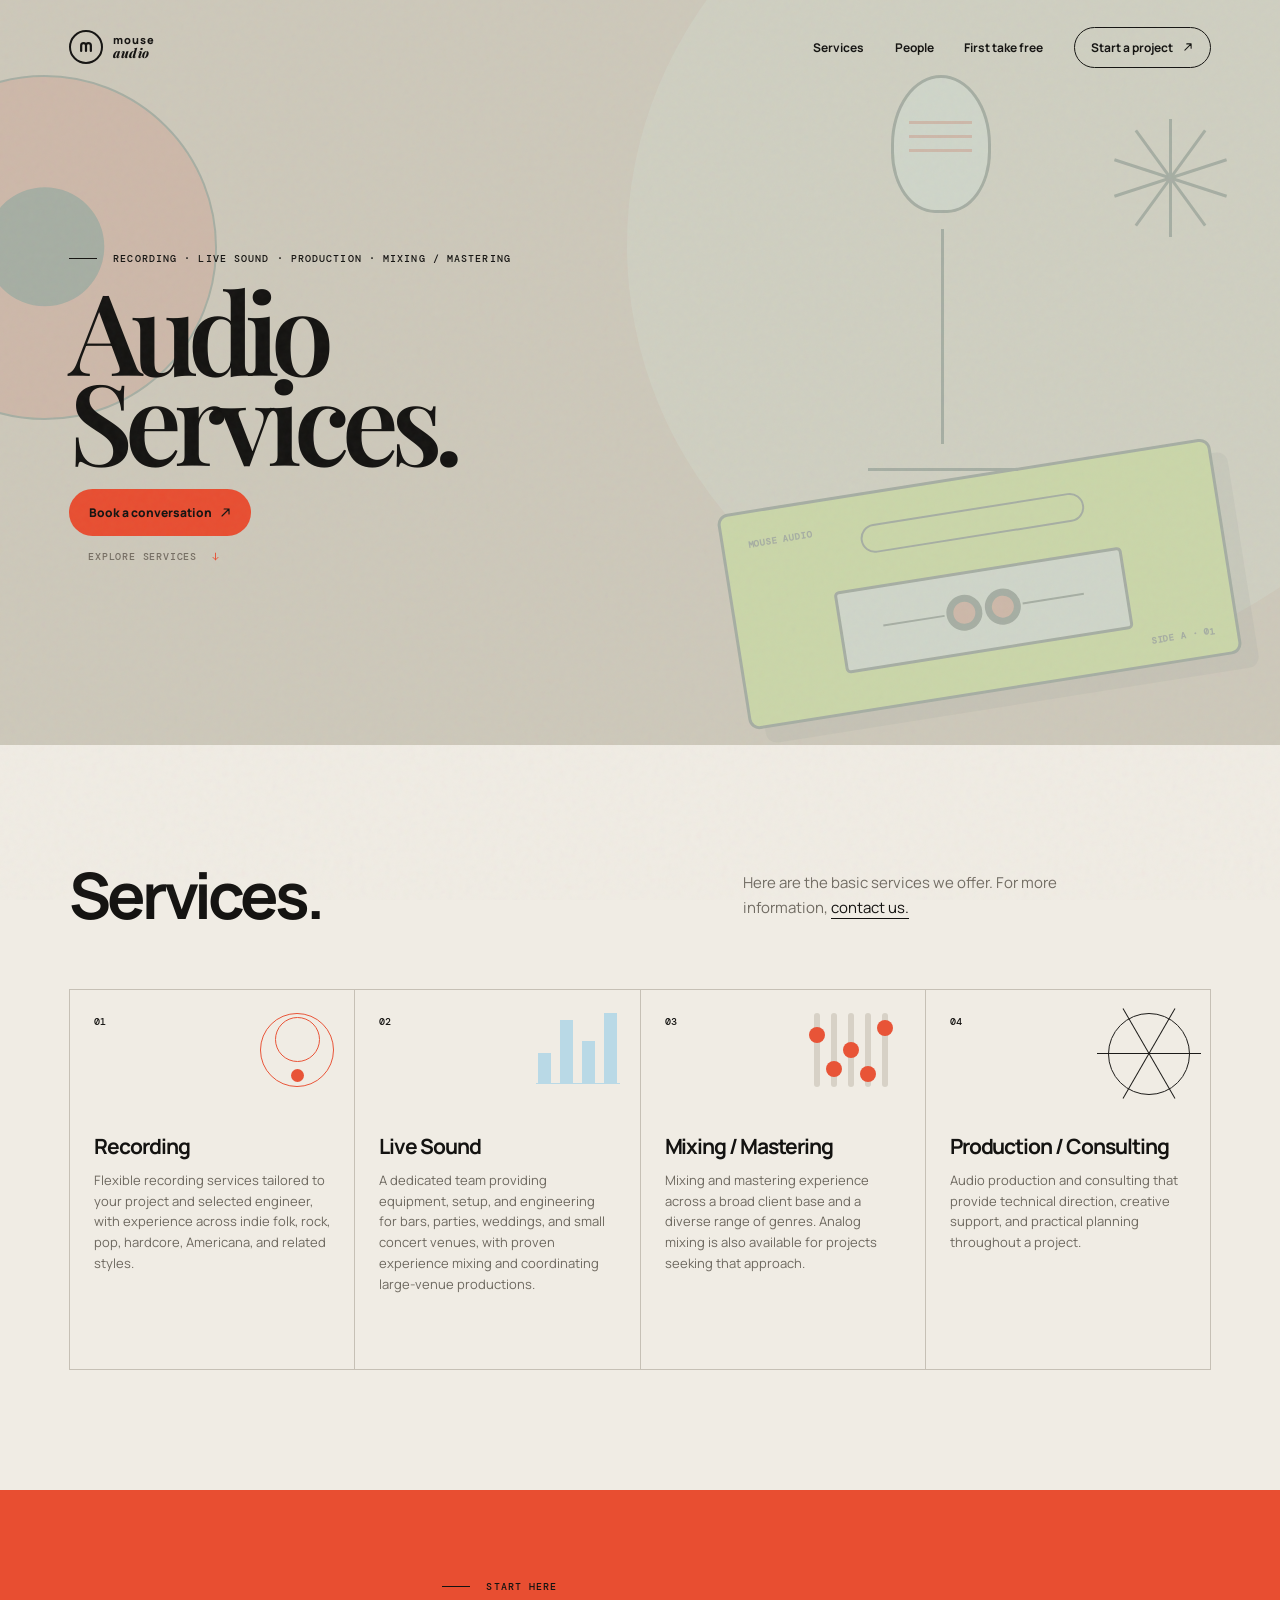
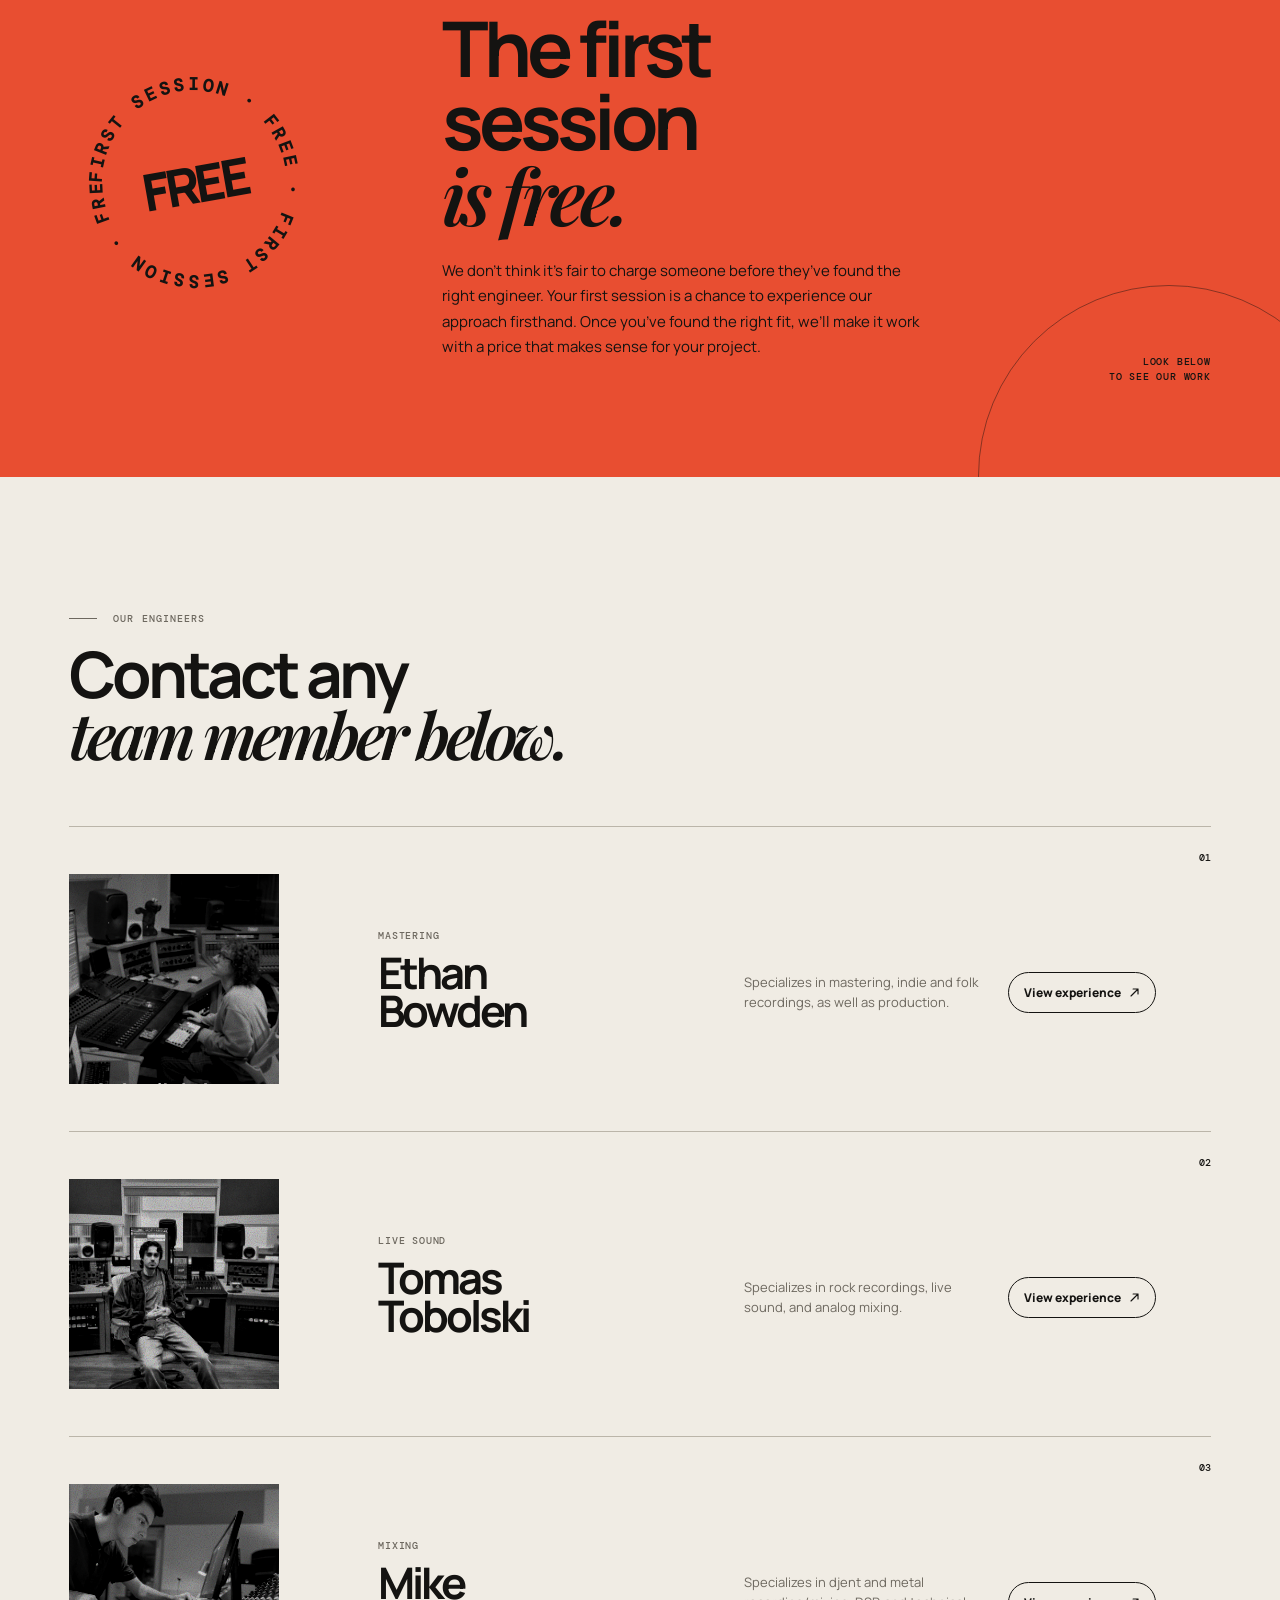
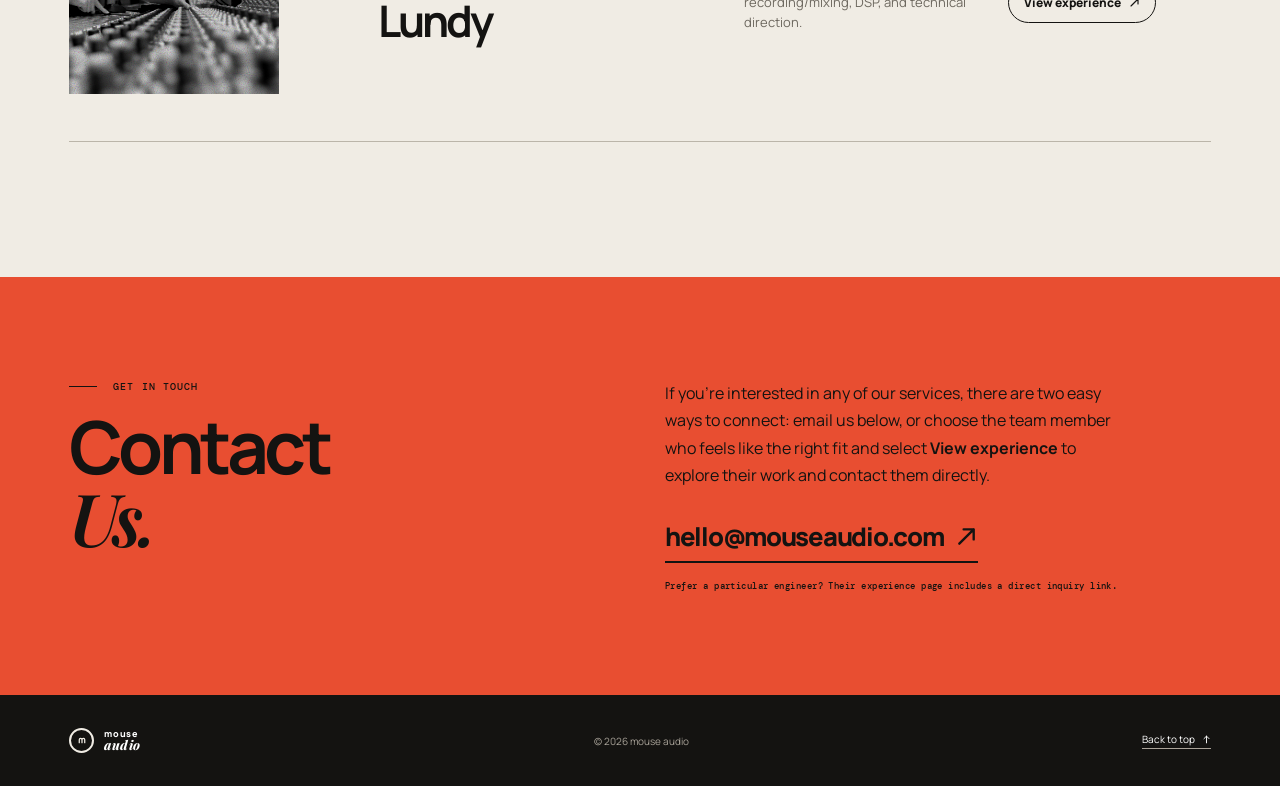
<file: index.html>
<!DOCTYPE html>
<html lang="en">
  <head>
    <meta charset="UTF-8" />
    <meta name="viewport" content="width=device-width, initial-scale=1.0" />
    <meta
      name="description"
      content="Full-service recording, live sound, mixing, mastering, and audio production from mouse audio."
    />
    <title>mouse audio — Audio Services</title>
    <link rel="preconnect" href="https://fonts.googleapis.com" />
    <link rel="preconnect" href="https://fonts.gstatic.com" crossorigin />
    <link
      href="https://fonts.googleapis.com/css2?family=DM+Mono:wght@400;500&family=Manrope:wght@400;500;600;700;800&family=Playfair+Display:ital,wght@0,600;0,700;1,600&family=Syne:wght@700;800&display=swap"
      rel="stylesheet"
    />
    <link rel="stylesheet" href="styles.css" />
  </head>
  <body id="top">
    <div class="noise" aria-hidden="true"></div>
    <header class="site-header">
      <a class="brand" href="index.html" aria-label="Mouse Audio home">
        <span class="brand-mark">m</span>
        <span>mouse<br /><em>audio</em></span>
      </a>
      <button class="menu-button" aria-expanded="false" aria-controls="site-nav">
        <span></span><span></span>
        <span class="sr-only">Open navigation</span>
      </button>
      <nav id="site-nav" class="site-nav">
        <a href="#services">Services</a>
        <a href="#people">People</a>
        <a href="#first-take">First take free</a>
        <a class="nav-cta" href="#contact">Start a project <span class="link-icon link-icon--out" aria-hidden="true"></span></a>
      </nav>
    </header>

    <main>
      <section class="hero" aria-labelledby="hero-title">
        <div class="hero-copy">
          <p class="eyebrow"><span></span> Recording · Live sound · Production · Mixing / mastering</p>
          <h1 id="hero-title">Audio<br /><i>Services.</i></h1>
          <div class="hero-actions">
            <a class="button button-light" href="#contact">Book a conversation <span class="link-icon link-icon--out" aria-hidden="true"></span></a>
            <a class="hero-service-link" href="#services">Explore services <span class="link-icon link-icon--down" aria-hidden="true"></span></a>
          </div>
        </div>
        <div class="hero-art" aria-label="Abstract illustration of a cassette and studio microphone">
          <div class="sun-disc" aria-hidden="true"></div>
          <div class="cassette" aria-hidden="true">
            <span class="cassette-title">MOUSE AUDIO</span>
            <span class="cassette-window"><i></i><i></i></span>
            <span class="cassette-side">SIDE A · 01</span>
          </div>
          <div class="studio-mic" aria-hidden="true"><span class="mic-head"></span><span class="mic-stem"></span><span class="mic-base"></span></div>
          <div class="sound-burst" aria-hidden="true"><i></i><i></i><i></i><i></i><i></i></div>
          <div class="hero-label label-top">MADE TO<br />BE HEARD</div>
          <div class="hero-label label-bottom">RECORD · MIX<br />MASTER · LIVE</div>
          <p class="art-caption">PRESS<br />PLAY</p>
        </div>
      </section>

      <section id="services" class="services section-wrap" aria-labelledby="services-title">
        <div class="section-heading">
          <h2 id="services-title">Services.</h2>
          <p>Here are the basic services we offer. For more information, <a href="#contact">contact us.</a></p>
        </div>
        <div class="service-grid">
          <article class="service-card recording">
            <span class="service-number">01</span>
            <div class="service-icon icon-recording" aria-hidden="true"><span></span></div>
            <h3>Recording</h3>
            <p>Flexible recording services tailored to your project and selected engineer, with experience across indie folk, rock, pop, hardcore, Americana, and related styles.</p>
          </article>
          <article class="service-card live">
            <span class="service-number">02</span>
            <div class="service-icon icon-live" aria-hidden="true"><i></i><i></i><i></i><i></i></div>
            <h3>Live Sound</h3>
            <p>A dedicated team providing equipment, setup, and engineering for bars, parties, weddings, and small concert venues, with proven experience mixing and coordinating large-venue productions.</p>
          </article>
          <article class="service-card mixing">
            <span class="service-number">03</span>
            <div class="service-icon icon-mixing" aria-hidden="true"><i></i><i></i><i></i><i></i><i></i></div>
            <h3>Mixing / Mastering</h3>
            <p>Mixing and mastering experience across a broad client base and a diverse range of genres. Analog mixing is also available for projects seeking that approach.</p>
          </article>
          <article class="service-card production">
            <span class="service-number">04</span>
            <div class="service-icon icon-production" aria-hidden="true"><span></span><span></span><span></span></div>
            <h3>Production / Consulting</h3>
            <p>Audio production and consulting that provide technical direction, creative support, and practical planning throughout a project.</p>
          </article>
        </div>
      </section>

      <section id="first-take" class="first-take" aria-labelledby="first-take-title">
        <div class="free-stamp" aria-label="Your first recording or mix is free">
          <svg viewBox="0 0 200 200" aria-hidden="true">
            <defs><path id="circlePath" d="M 100,100 m -74,0 a 74,74 0 1,1 148,0 a 74,74 0 1,1 -148,0" /></defs>
            <text><textPath href="#circlePath">FIRST SESSION · FREE · FIRST SESSION · FREE · </textPath></text>
          </svg>
          <span>FREE</span>
        </div>
        <div class="first-take-copy">
          <p class="eyebrow"><span></span> Start here</p>
          <h2 id="first-take-title">The first session<br /><i>is free.</i></h2>
          <p>
            We don’t think it’s fair to charge someone before they’ve found the right engineer. Your first session is a chance to experience our approach firsthand. Once you’ve found the right fit, we’ll make it work with a price that makes sense for your project.
          </p>
        </div>
        <div class="first-take-side">
          <p>LOOK BELOW<br />TO SEE OUR WORK</p>
        </div>
      </section>

      <section id="people" class="people section-wrap" aria-labelledby="people-title">
        <div class="section-heading people-heading">
          <p class="eyebrow dark"><span></span> Our engineers</p>
          <h2 id="people-title">Contact any<br /><i>team member below.</i></h2>
        </div>
        <div class="people-list">
          <article class="person person-ethan">
            <div class="person-portrait portrait-ethan" aria-label="Abstract portrait for Ethan Bowden">
              <img class="person-photo" src="assets/ethan-console.jpg" alt="Ethan working in the recording studio" />
            </div>
            <div class="person-info">
              <p class="role">Mastering</p>
              <h3>Ethan<br />Bowden</h3>
              <p class="person-summary">Specializes in mastering, indie and folk recordings, as well as production.</p>
              <a class="button button-outline" href="ethan-bowden.html">View experience <span class="link-icon link-icon--out" aria-hidden="true"></span></a>
            </div>
            <span class="person-index">01</span>
          </article>
          <article class="person person-tomas">
            <div class="person-portrait portrait-tomas" aria-label="Abstract portrait for Tomas Tobolski">
              <img class="person-photo" src="assets/tomas-studio.jpg" alt="Tomas in the recording studio" />
            </div>
            <div class="person-info">
              <p class="role">Live Sound</p>
              <h3>Tomas<br />Tobolski</h3>
              <p class="person-summary">Specializes in rock recordings, live sound, and analog mixing.</p>
              <a class="button button-outline" href="tomas-tobolski.html">View experience <span class="link-icon link-icon--out" aria-hidden="true"></span></a>
            </div>
            <span class="person-index">02</span>
          </article>
          <article class="person person-mike">
            <div class="person-portrait portrait-mike" aria-label="Abstract portrait for Mike Lundy">
              <img class="person-photo" src="assets/mike-console.jpg" alt="Mike working behind a recording console" />
            </div>
            <div class="person-info">
              <p class="role">Mixing</p>
              <h3>Mike<br />Lundy</h3>
              <p class="person-summary">Specializes in djent and metal recording/mixing, DSP, and technical direction.</p>
              <a class="button button-outline" href="mike-lundy.html">View experience <span class="link-icon link-icon--out" aria-hidden="true"></span></a>
            </div>
            <span class="person-index">03</span>
          </article>
        </div>
      </section>

      <section id="contact" class="contact" aria-labelledby="contact-title">
        <div>
          <p class="eyebrow"><span></span> Get in touch</p>
          <h2 id="contact-title">Contact<br /><i>Us.</i></h2>
        </div>
        <div class="contact-details">
          <p>If you’re interested in any of our services, there are two easy ways to connect: email us below, or choose the team member who feels like the right fit and select <strong>View experience</strong> to explore their work and contact them directly.</p>
          <a class="contact-email" href="mailto:hello@mouseaudio.com">hello@mouseaudio.com <span class="link-icon link-icon--out" aria-hidden="true"></span></a>
          <p class="contact-note">Prefer a particular engineer? Their experience page includes a direct inquiry link.</p>
        </div>
      </section>
    </main>

    <footer class="site-footer">
      <a class="brand" href="index.html"><span class="brand-mark">m</span><span>mouse<br /><em>audio</em></span></a>
      <p>© <span id="year"></span> mouse audio</p>
      <a class="back-to-top" href="#top">Back to top <span class="link-icon link-icon--up" aria-hidden="true"></span></a>
    </footer>
    <script src="script.js"></script>
  </body>
</html>
</file>
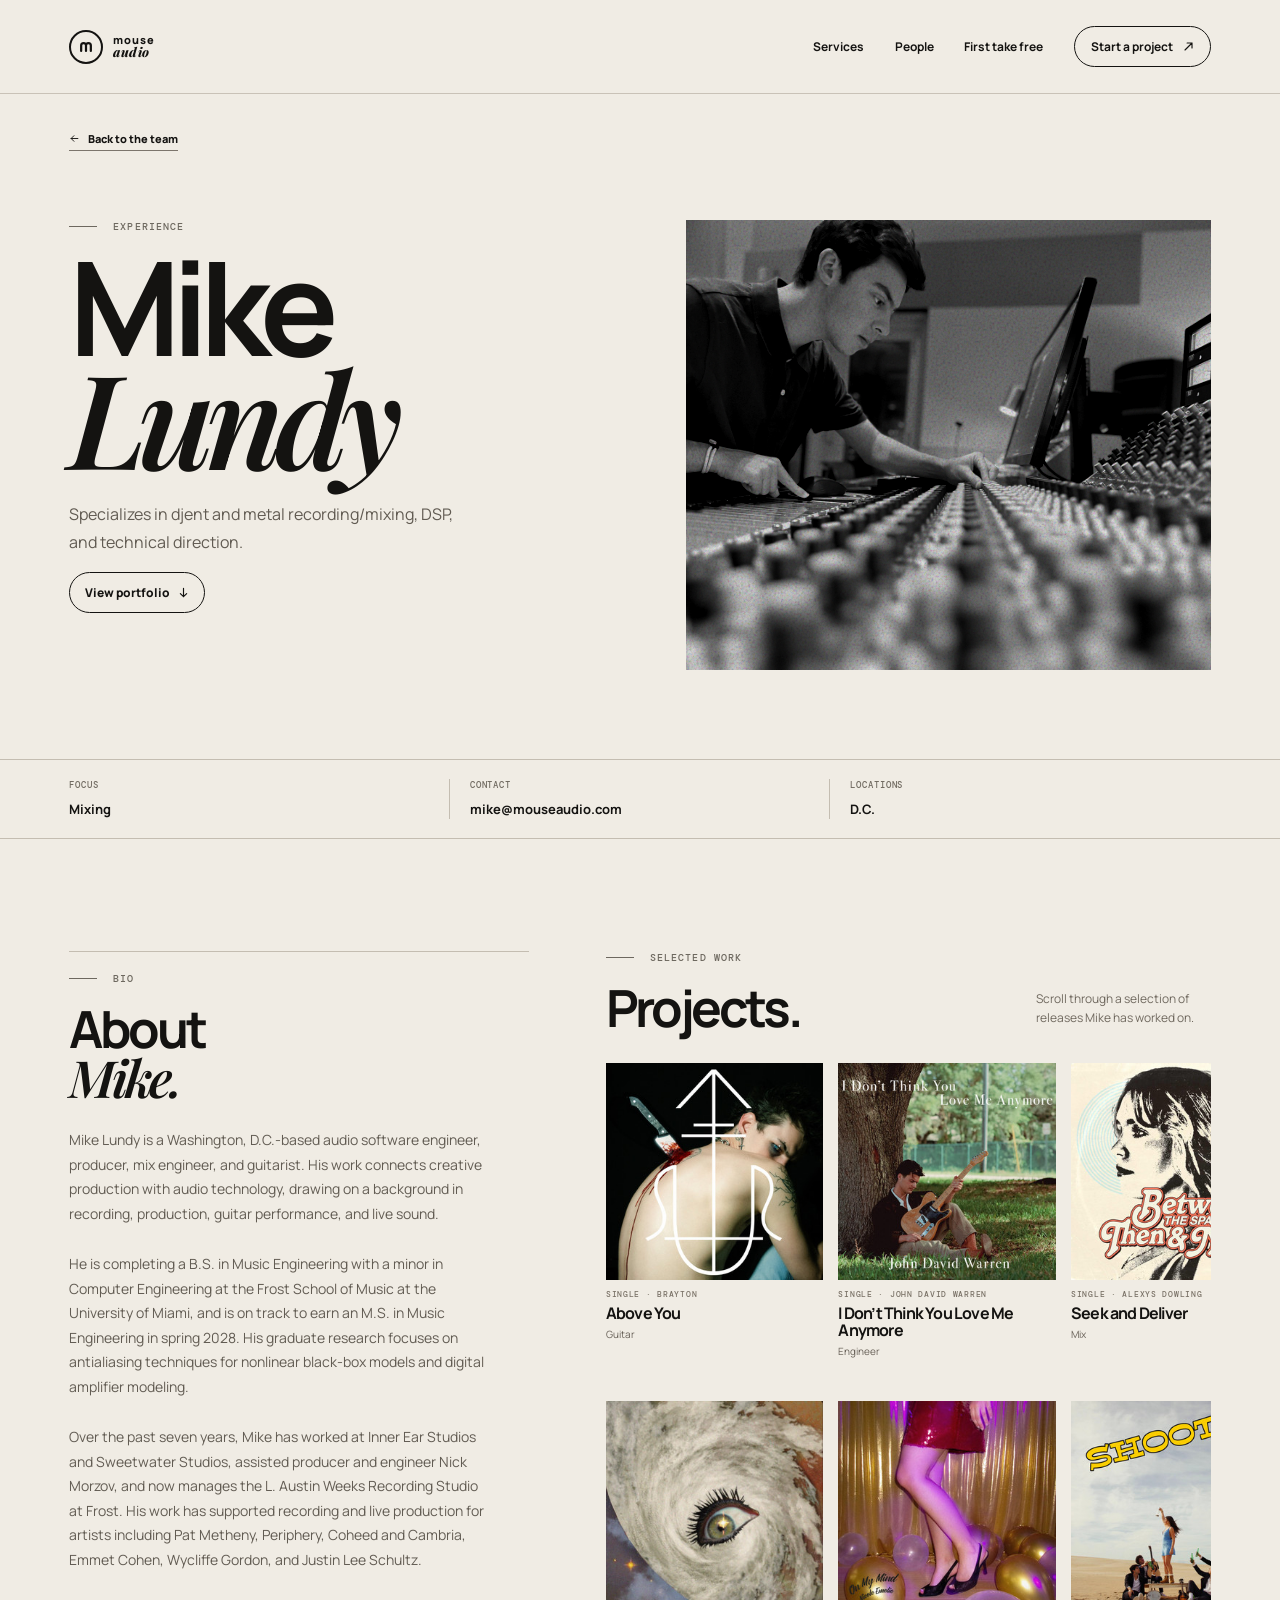
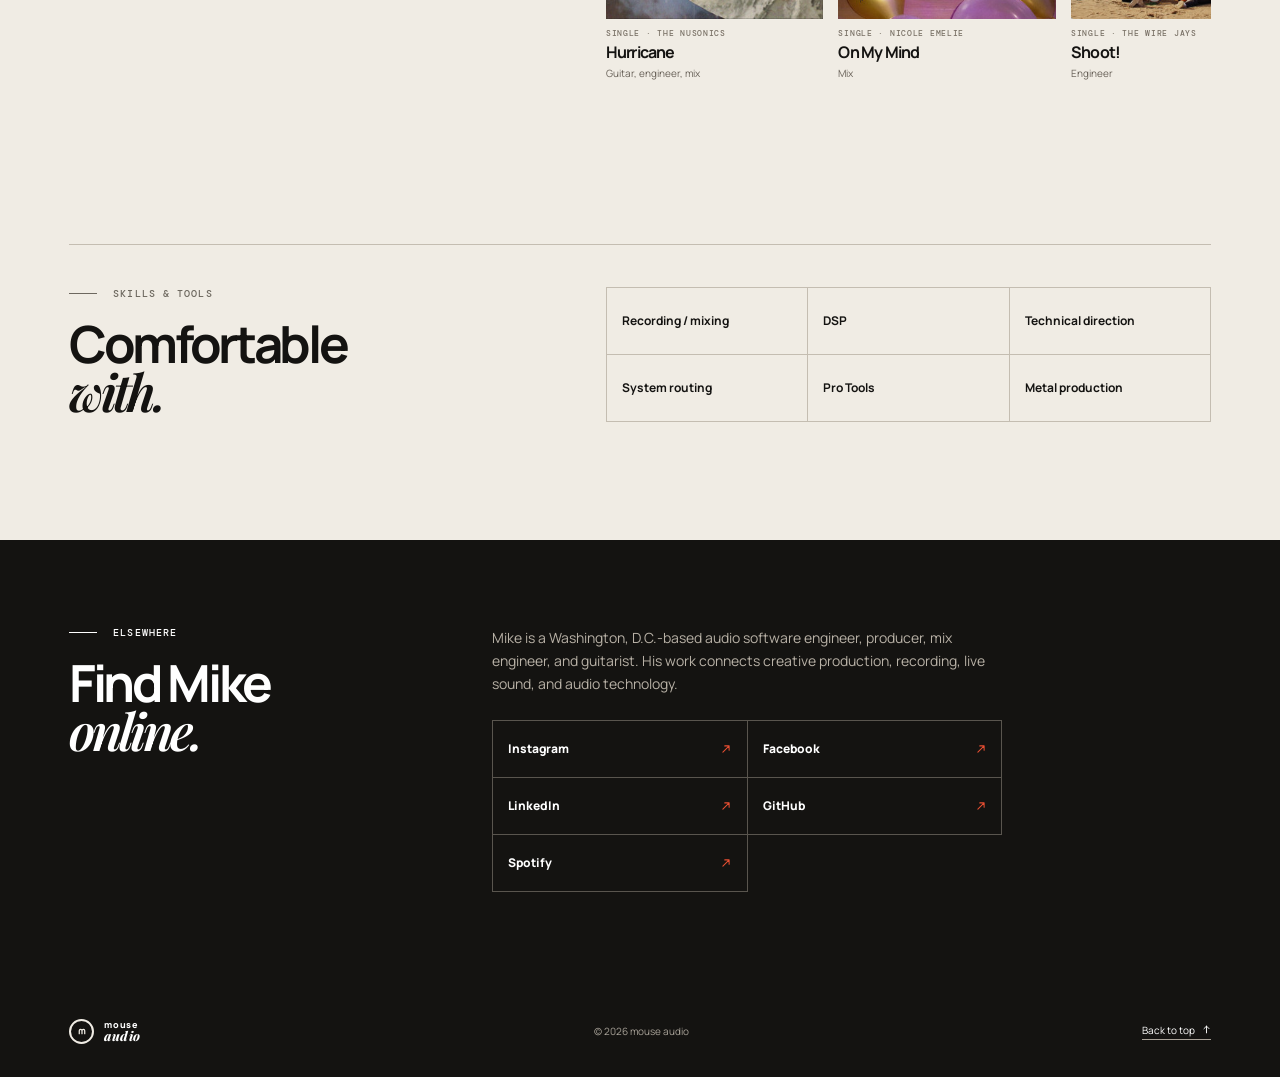
<file: mike-lundy.html>
<!DOCTYPE html>
<html lang="en">
  <head>
    <meta charset="UTF-8" /><meta name="viewport" content="width=device-width, initial-scale=1.0" />
    <meta name="description" content="Experience and portfolio for Mike Lundy at mouse audio." />
    <title>Mike Lundy — mouse audio</title>
    <link rel="preconnect" href="https://fonts.googleapis.com" /><link rel="preconnect" href="https://fonts.gstatic.com" crossorigin />
    <link href="https://fonts.googleapis.com/css2?family=DM+Mono:wght@400;500&family=Manrope:wght@400;500;600;700;800&family=Playfair+Display:ital,wght@0,600;0,700;1,600&family=Syne:wght@700;800&display=swap" rel="stylesheet" />
    <link rel="stylesheet" href="styles.css" />
  </head>
  <body id="top" class="profile-page">
    <header class="site-header"><a class="brand" href="index.html"><span class="brand-mark">m</span><span>mouse<br /><em>audio</em></span></a><button class="menu-button" aria-expanded="false" aria-controls="site-nav"><span></span><span></span><span class="sr-only">Open navigation</span></button><nav id="site-nav" class="site-nav"><a href="index.html#services">Services</a><a href="index.html#people">People</a><a href="index.html#first-take">First take free</a><a class="nav-cta" href="index.html#contact">Start a project <span class="link-icon link-icon--out" aria-hidden="true"></span></a></nav></header>
    <main>
      <a class="back-link" href="index.html#people"><span class="link-icon link-icon--back" aria-hidden="true"></span>Back to the team</a>
      <section class="profile-hero"><div><p class="eyebrow dark"><span></span> Experience</p><h1>Mike<br /><i>Lundy</i></h1><p class="profile-subtitle">Specializes in djent and metal recording/mixing, DSP, and technical direction.</p><a class="button button-outline" href="#portfolio">View portfolio <span class="link-icon link-icon--down" aria-hidden="true"></span></a></div><div class="profile-art portrait-mike"><img class="person-photo" src="assets/mike-console.jpg" alt="Mike working behind a recording console" /></div></section>
      <div class="profile-meta"><div><span>Focus</span><strong>Mixing</strong></div><div><span>Contact</span><strong>mike@mouseaudio.com</strong></div><div><span>Locations</span><strong>D.C.</strong></div></div>
      <section class="profile-details mike-profile-details">
        <aside class="profile-bio"><p class="eyebrow dark"><span></span> Bio</p><h2>About<br /><i>Mike.</i></h2><p>Mike Lundy is a Washington, D.C.-based audio software engineer, producer, mix engineer, and guitarist. His work connects creative production with audio technology, drawing on a background in recording, production, guitar performance, and live sound.</p><p>He is completing a B.S. in Music Engineering with a minor in Computer Engineering at the Frost School of Music at the University of Miami, and is on track to earn an M.S. in Music Engineering in spring 2028. His graduate research focuses on antialiasing techniques for nonlinear black-box models and digital amplifier modeling.</p><p>Over the past seven years, Mike has worked at Inner Ear Studios and Sweetwater Studios, assisted producer and engineer Nick Morzov, and now manages the L. Austin Weeks Recording Studio at Frost. His work has supported recording and live production for artists including Pat Metheny, Periphery, Coheed and Cambria, Emmet Cohen, Wycliffe Gordon, and Justin Lee Schultz.</p></aside>
        <section class="selected-work" id="portfolio"><div class="work-heading"><div><p class="eyebrow dark"><span></span> Selected work</p><h2>Projects.</h2></div><p>Scroll through a selection of releases Mike has worked on.</p></div><div class="work-rail" aria-label="Mike Lundy selected projects"><div class="work-pair"><article class="project-card"><a class="project-cover has-art" href="https://open.spotify.com/track/3b2mtMHdjnKBaT9sBDNbvi?si=66b286eb324a4c5c" target="_blank" rel="noreferrer" aria-label="Listen to Above You by Brayton on Spotify"><img src="assets/mike-above-you.jpeg" alt="Cover artwork for Above You by Brayton" /></a><div class="project-note"><p>Brayton</p><h3>Above You</h3><span>Guitar · Spotify ↗</span></div></article><article class="project-card"><a class="project-cover has-art" href="https://open.spotify.com/track/05NGNZWiJw9rfZI4at7IcO?si=639a17862d3f4ea8" target="_blank" rel="noreferrer" aria-label="Listen to Hurricane by The Nusonics on Spotify"><img src="assets/mike-hurricane.jpeg" alt="Cover artwork for Hurricane by The Nusonics" /></a><div class="project-note"><p>The Nusonics</p><h3>Hurricane</h3><span>Guitar, engineer, mix · Spotify ↗</span></div></article></div><div class="work-pair"><article class="project-card"><a class="project-cover has-art" href="https://open.spotify.com/track/1ZnYLfVl1GlUmpDGfRAc8F?si=e5f99ffb62ef4268" target="_blank" rel="noreferrer" aria-label="Listen to I Don't Think You Love Me Anymore by John David Warren on Spotify"><img src="assets/mike-i-dont-think-i-love-you-anymore.jpeg" alt="Cover artwork for I Don't Think You Love Me Anymore by John David Warren" /></a><div class="project-note"><p>John David Warren</p><h3>I Don’t Think You Love Me Anymore</h3><span>Engineer · Spotify ↗</span></div></article><article class="project-card"><a class="project-cover has-art" href="https://open.spotify.com/track/6rGQpHTQZfPvGv0xdHNVeC?si=5177f543484f4549" target="_blank" rel="noreferrer" aria-label="Listen to On My Mind by Nicole Emelie on Spotify"><img src="assets/mike-on-my-mind.jpeg" alt="Cover artwork for On My Mind by Nicole Emelie" /></a><div class="project-note"><p>Nicole Emelie</p><h3>On My Mind</h3><span>Mix · Spotify ↗</span></div></article></div><div class="work-pair"><article class="project-card"><a class="project-cover has-art" href="https://open.spotify.com/track/3Z1wEugL7fVTWVF8FP35eQ?si=34fb50a87e6646a6" target="_blank" rel="noreferrer" aria-label="Listen to Seek and Deliver by Alexys Dowling on Spotify"><img src="assets/mike-seek-and-deliver.jpeg" alt="Cover artwork for Seek and Deliver by Alexys Dowling" /></a><div class="project-note"><p>Alexys Dowling</p><h3>Seek and Deliver</h3><span>Mix · Spotify ↗</span></div></article><article class="project-card"><a class="project-cover has-art" href="https://open.spotify.com/track/7rOceUBJBPrhJU8liCclnz?si=34a47baaaf004898" target="_blank" rel="noreferrer" aria-label="Listen to Shoot by The Wire Jays on Spotify"><img src="assets/mike-shoot.jpeg" alt="Cover artwork for Shoot by The Wire Jays" /></a><div class="project-note"><p>The Wire Jays</p><h3>Shoot!</h3><span>Engineer · Spotify ↗</span></div></article></div><div class="work-pair"><article class="project-card"><a class="project-cover has-art" href="https://open.spotify.com/album/4VGGwaoJ7A3MSiAvuuDPTs?si=f2682da7d8114457" target="_blank" rel="noreferrer" aria-label="Listen to Under the Sun by Benji Elliot on Spotify"><img src="assets/mike-under-the-sun.jpeg" alt="Cover artwork for Under the Sun by Benji Elliot" /></a><div class="project-note"><p>Benji Elliot</p><h3>Under the Sun</h3><span>Engineer, mix · Spotify ↗</span></div></article><article class="project-card"><a class="project-cover has-art" href="https://open.spotify.com/album/1zkWjucg9Et5FKrdS8CP3O?si=41e9744a1f0248bb" target="_blank" rel="noreferrer" aria-label="Listen to Tiny Tower by Mike Lundy on Spotify"><img src="assets/mike-tiny-tower.jpg" alt="Cover artwork for Tiny Tower by Mike Lundy featuring Connor Kaminski" /></a><div class="project-note"><p>Mike Lundy</p><h3>Tiny Tower</h3><span>Wrote, produced, guitar, engineer, mix, master · Spotify ↗</span></div></article></div></div></section>
        <section class="profile-skills"><div><p class="eyebrow dark"><span></span> Skills &amp; tools</p><h2>Comfortable<br /><i>with.</i></h2></div><ul><li>Recording / mixing</li><li>DSP</li><li>Technical direction</li><li>System routing</li><li>Pro Tools</li><li>Metal production</li></ul></section>
      </section>
      <section class="personal-portfolio"><div><p class="eyebrow"><span></span> Elsewhere</p><h2>Find Mike<br /><i>online.</i></h2></div><div class="personal-bio-links"><p>Mike is a Washington, D.C.-based audio software engineer, producer, mix engineer, and guitarist. His work connects creative production, recording, live sound, and audio technology.</p><nav class="profile-link-list" aria-label="Mike Lundy links"><a href="https://www.instagram.com/mike_lundy_music/" target="_blank" rel="noreferrer">Instagram <span class="link-icon link-icon--out" aria-hidden="true"></span></a><a href="https://www.facebook.com/mike.lundy.music/" target="_blank" rel="noreferrer">Facebook <span class="link-icon link-icon--out" aria-hidden="true"></span></a><a href="https://www.linkedin.com/in/mike-lundy-5712b8290/" target="_blank" rel="noreferrer">LinkedIn <span class="link-icon link-icon--out" aria-hidden="true"></span></a><a href="https://github.com/mml260" target="_blank" rel="noreferrer">GitHub <span class="link-icon link-icon--out" aria-hidden="true"></span></a><a href="https://open.spotify.com/artist/3mAivpuujsfchq2XJwHRzm?si=XJwb3jElQgCrVF7YUts11Q" target="_blank" rel="noreferrer">Spotify <span class="link-icon link-icon--out" aria-hidden="true"></span></a></nav></div></section>
    </main><footer class="site-footer"><a class="brand" href="index.html"><span class="brand-mark">m</span><span>mouse<br /><em>audio</em></span></a><p>© <span id="year"></span> mouse audio</p><a class="back-to-top" href="#top">Back to top <span class="link-icon link-icon--up" aria-hidden="true"></span></a></footer><script src="script.js"></script>
  </body>
</html>
</file>
<file: styles.css>
:root {
  --ink: #141311;
  --paper: #f0ece4;
  --red: #e84e31;
  --pink: #e97470;
  --acid: #d5ee35;
  --blue: #b7d9e7;
  --sage: #c8d1c4;
  --mono: "DM Mono", monospace;
  --sans: "Manrope", Arial, sans-serif;
  --serif: "Playfair Display", Georgia, serif;
  --logo: "Syne", "Manrope", Arial, sans-serif;
}

* { box-sizing: border-box; }
html { scroll-behavior: smooth; }
body { margin: 0; color: var(--ink); background: var(--paper); font-family: var(--sans); }
a { color: inherit; text-decoration: none; }
button { font: inherit; }
.noise { position: fixed; inset: 0; z-index: 20; opacity: .045; pointer-events: none; background-image: url("data:image/svg+xml,%3Csvg viewBox='0 0 160 160' xmlns='http://www.w3.org/2000/svg'%3E%3Cfilter id='n'%3E%3CfeTurbulence type='fractalNoise' baseFrequency='.9' numOctaves='4' stitchTiles='stitch'/%3E%3C/filter%3E%3Crect width='100%25' height='100%25' filter='url(%23n)' opacity='.9'/%3E%3C/svg%3E"); }
.sr-only { position: absolute; width: 1px; height: 1px; padding: 0; margin: -1px; overflow: hidden; clip: rect(0,0,0,0); white-space: nowrap; border: 0; }
.link-icon { width: .9em; height: .9em; position: relative; display: inline-block; flex: 0 0 auto; vertical-align: -.08em; }
.link-icon::before { content: ""; position: absolute; inset: 0; display: block; background: currentColor; -webkit-mask: var(--arrow-mask) center / contain no-repeat; mask: var(--arrow-mask) center / contain no-repeat; }
.link-icon::after { display: none; }
.link-icon--out { --arrow-mask: url("data:image/svg+xml,%3Csvg xmlns='http://www.w3.org/2000/svg' viewBox='0 0 16 16'%3E%3Cpath d='M3 13 13 3M6 3h7v7' fill='none' stroke='black' stroke-width='1.65' stroke-linecap='round' stroke-linejoin='round'/%3E%3C/svg%3E"); }
.link-icon--down { --arrow-mask: url("data:image/svg+xml,%3Csvg xmlns='http://www.w3.org/2000/svg' viewBox='0 0 16 16'%3E%3Cpath d='M8 2v12M3.5 9.5 8 14l4.5-4.5' fill='none' stroke='black' stroke-width='1.65' stroke-linecap='round' stroke-linejoin='round'/%3E%3C/svg%3E"); }
.link-icon--up { --arrow-mask: url("data:image/svg+xml,%3Csvg xmlns='http://www.w3.org/2000/svg' viewBox='0 0 16 16'%3E%3Cpath d='M8 14V2M3.5 6.5 8 2l4.5 4.5' fill='none' stroke='black' stroke-width='1.65' stroke-linecap='round' stroke-linejoin='round'/%3E%3C/svg%3E"); }
.link-icon--back { --arrow-mask: url("data:image/svg+xml,%3Csvg xmlns='http://www.w3.org/2000/svg' viewBox='0 0 16 16'%3E%3Cpath d='M14 8H2M7 3 2 8l5 5' fill='none' stroke='black' stroke-width='1.65' stroke-linecap='round' stroke-linejoin='round'/%3E%3C/svg%3E"); }

.site-header { height: 94px; display: flex; align-items: center; justify-content: space-between; position: absolute; top: 0; width: 100%; z-index: 4; padding: 0 5.4vw; color: var(--ink); }
.brand { display: inline-flex; align-items: center; gap: 10px; font-size: 11px; font-weight: 800; letter-spacing: .08em; line-height: 1.05; }
.brand em { font-family: var(--serif); font-size: 13px; letter-spacing: .04em; }
.brand-mark { width: 34px; height: 34px; position: relative; display: block; overflow: hidden; border: 2px solid var(--ink); border-radius: 50%; color: transparent; font-size: 0; }
.brand-mark::after { content: ""; position: absolute; inset: 4px; background: var(--ink); -webkit-mask: url("data:image/svg+xml,%3Csvg xmlns='http://www.w3.org/2000/svg' viewBox='0 0 88 109'%3E%3Cpath d='M20 74V47C20 31 44 31 44 47V74M44 74V47C44 31 68 31 68 47V74' fill='none' stroke='black' stroke-width='11' stroke-linecap='round' stroke-linejoin='round'/%3E%3C/svg%3E") center / contain no-repeat; mask: url("data:image/svg+xml,%3Csvg xmlns='http://www.w3.org/2000/svg' viewBox='0 0 88 109'%3E%3Cpath d='M20 74V47C20 31 44 31 44 47V74M44 74V47C44 31 68 31 68 47V74' fill='none' stroke='black' stroke-width='11' stroke-linecap='round' stroke-linejoin='round'/%3E%3C/svg%3E") center / contain no-repeat; }
.site-nav { display: flex; align-items: center; gap: clamp(19px, 2.4vw, 42px); font-size: 12px; font-weight: 700; }
.site-nav > a:not(.nav-cta) { transition: color .2s ease; }
.site-nav > a:not(.nav-cta):hover { color: var(--red); }
.nav-cta { padding: 11px 16px; border: 1px solid var(--ink); border-radius: 999px; }
.nav-cta .link-icon, .button .link-icon, .contact-email .link-icon { margin-left: 8px; }
.menu-button { display: none; }

.hero { min-height: 745px; position: relative; overflow: hidden; display: grid; grid-template-columns: 1fr; background: var(--sage); color: var(--ink); padding: 150px 5.4vw 80px; }
.hero-copy { position: relative; z-index: 1; align-self: center; max-width: 690px; }
.eyebrow { margin: 0 0 19px; color: inherit; font: 500 10px/1.3 var(--mono); letter-spacing: .11em; text-transform: uppercase; }
.eyebrow span { width: 28px; height: 1px; display: inline-block; vertical-align: middle; margin: 0 9px 2px 0; background: currentColor; }
.eyebrow.dark { color: #6d685f; }
h1, h2, h3, p { margin-top: 0; }
h1 { margin-bottom: 25px; font-size: clamp(64px, 8.8vw, 142px); font-weight: 700; line-height: .84; letter-spacing: -.07em; }
h1 i, h2 i { font-family: var(--serif); font-weight: 600; letter-spacing: -.07em; }
.hero h1 { font-family: var(--serif); font-weight: 600; letter-spacing: -.085em; line-height: .8; }
.hero h1 i { font-family: inherit; font-style: normal; }
.hero-actions { width: max-content; display: flex; flex-direction: column; align-items: flex-start; gap: 14px; }
.button { display: inline-flex; align-items: center; justify-content: center; padding: 14px 19px; border: 1px solid transparent; border-radius: 999px; font-size: 12px; font-weight: 800; transition: transform .2s ease, background .2s ease, color .2s ease; }
.button:hover { transform: translateY(-2px); }
.button-light { background: var(--blue); color: var(--ink); }
.hero-actions .button-light { background: var(--red); }
.button-dark { background: var(--ink); color: #fff; }
.button-outline { border-color: var(--ink); padding: 11px 15px; }
.button-outline:hover { background: var(--ink); color: #fff; }
.hero-service-link { align-self: flex-start; display: inline-block; margin-left: 19px; color: #756e63; font: 500 10px var(--mono); letter-spacing: .08em; text-transform: uppercase; }
.hero-service-link .link-icon { margin-left: 7px; color: var(--red); }

.hero-art { position: absolute; inset: 0; overflow: hidden; background: #e5a18e; opacity: .18; }
.hero-art::before { content: ""; position: absolute; width: 65%; aspect-ratio: 1; top: -23%; right: -14%; border-radius: 50%; background: #f3c9b8; }
.sun-disc { width: min(27vw, 345px); aspect-ratio: 1; position: absolute; top: 10%; left: -10%; border: 2px solid var(--ink); border-radius: 50%; background: var(--red); }
.sun-disc::after { content: ""; width: 35%; aspect-ratio: 1; position: absolute; top: 50%; left: 50%; border-radius: 50%; background: var(--ink); transform: translate(-50%, -50%); }
.cassette { width: min(39vw, 555px); height: min(17vw, 244px); position: absolute; right: 4%; bottom: 7%; padding: 20px 22px; overflow: hidden; border: 3px solid var(--ink); border-radius: 11px; background: var(--acid); box-shadow: 15px 16px 0 rgba(20,19,17,.2); transform: rotate(-9deg); }
.cassette::before { content: ""; width: 45%; height: 12%; position: absolute; top: 14%; left: 27.5%; border: 2px solid var(--ink); border-radius: 999px; }
.cassette-title, .cassette-side { position: absolute; z-index: 2; font: 700 9px var(--mono); letter-spacing: .1em; }.cassette-title { top: 25px; left: 24px; }.cassette-side { right: 21px; bottom: 17px; }
.cassette-window { width: 59%; height: 39%; position: absolute; z-index: 1; bottom: 18%; left: 20.5%; display: flex; align-items: center; justify-content: space-around; padding: 0 8%; border: 3px solid var(--ink); border-radius: 5px; background: var(--paper); }.cassette-window::before, .cassette-window::after { content: ""; width: 30%; height: 2px; background: var(--ink); }.cassette-window i { width: 36px; aspect-ratio: 1; display: block; border: 7px solid var(--ink); border-radius: 50%; background: var(--red); }
.studio-mic { width: min(15vw, 210px); height: min(31vw, 430px); position: absolute; top: 10%; right: 19%; }.mic-head { width: 52%; aspect-ratio: .72; position: absolute; top: 0; left: 24%; border: 3px solid var(--ink); border-radius: 50% 50% 44% 44%; background: var(--paper); }.mic-head::after { content: ""; width: 67%; height: 3px; position: absolute; top: 43%; left: 16%; background: var(--red); box-shadow: 0 14px 0 var(--red), 0 -14px 0 var(--red); }.mic-stem { width: 3px; height: 54%; position: absolute; top: 39%; left: 50%; background: var(--ink); }.mic-base { width: 78%; height: 3px; position: absolute; left: 12%; bottom: 0; background: var(--ink); }
.sound-burst { width: 120px; height: 120px; position: absolute; right: 4%; top: 16%; }.sound-burst i { width: 3px; height: 118px; position: absolute; left: 50%; top: 0; background: var(--ink); transform: rotate(0deg); }.sound-burst i:nth-child(2) { transform: rotate(36deg); }.sound-burst i:nth-child(3) { transform: rotate(72deg); }.sound-burst i:nth-child(4) { transform: rotate(108deg); }.sound-burst i:nth-child(5) { transform: rotate(144deg); }
.hero-label { position: absolute; z-index: 2; color: var(--ink); font: 500 10px/1.4 var(--mono); letter-spacing: .1em; }
.label-top { top: 23%; right: 7%; }.label-bottom { bottom: 11%; left: 8%; }
.art-caption { position: absolute; z-index: 2; right: 9%; bottom: 10%; color: var(--ink); font-size: clamp(21px, 2vw, 35px); font-weight: 800; line-height: .86; letter-spacing: -.06em; text-align: right; }
.hero-art .label-top, .hero-art .label-bottom, .art-caption { display: none; }

.section-wrap { padding: 120px 5.4vw; }
.section-heading { display: grid; grid-template-columns: 1.15fr .85fr; column-gap: 40px; align-items: end; margin-bottom: 63px; }
.section-heading .eyebrow, .section-heading h2 { grid-column: 1; }
.section-heading > p:last-child { grid-column: 2; grid-row: 1 / 3; max-width: 340px; align-self: end; margin: 0 0 5px; color: #716c63; font-size: 15px; line-height: 1.65; }
.section-heading > p:last-child a { color: var(--ink); border-bottom: 1px solid currentColor; }
h2 { margin-bottom: 0; font-size: clamp(43px, 5vw, 76px); line-height: .95; letter-spacing: -.065em; }
.service-grid { display: grid; grid-template-columns: repeat(4, 1fr); border-top: 1px solid #c6c0b5; border-left: 1px solid #c6c0b5; }
.service-card { min-height: 380px; position: relative; overflow: hidden; padding: 25px 24px 24px; border-right: 1px solid #c6c0b5; border-bottom: 1px solid #c6c0b5; transition: background .25s ease, color .25s ease; }
.service-card:hover { background: var(--ink); color: #fff; }
.service-number { display: block; font: 500 10px var(--mono); }
.service-card h3 { position: relative; z-index: 1; margin: 104px 0 10px; font-size: 21px; letter-spacing: -.05em; }
.service-card p { position: relative; z-index: 1; color: #6d685f; font-size: 13px; line-height: 1.6; transition: color .25s ease; }
.service-card:hover p { color: #bbb4a9; }
.service-icon { position: absolute; right: 20px; top: 23px; opacity: .96; }
.icon-recording { width: 74px; height: 74px; border: 1px solid var(--red); border-radius: 50%; display: grid; place-items: center; }
.icon-recording::before { content: ""; width: 43px; height: 43px; border: 1px solid var(--red); border-radius: 50%; }.icon-recording span { width: 13px; height: 13px; background: var(--red); border-radius: 50%; }
.icon-live { width: 84px; height: 71px; display: flex; align-items: end; justify-content: space-between; border-bottom: 1px solid var(--blue); padding: 0 2px; }.icon-live i { display: block; width: 13px; background: var(--blue); }.icon-live i:nth-child(1) { height: 43%; }.icon-live i:nth-child(2) { height: 90%; }.icon-live i:nth-child(3) { height: 60%; }.icon-live i:nth-child(4) { height: 100%; }
.icon-mixing { width: 91px; height: 74px; display: flex; gap: 11px; }.icon-mixing i { display: block; height: 100%; width: 6px; border-radius: 4px; background: #d6d0c5; }.icon-mixing i::after { content: ""; display: block; width: 16px; height: 16px; margin-left: -5px; border-radius: 50%; background: var(--red); }.icon-mixing i:nth-child(1)::after { margin-top: 14px; }.icon-mixing i:nth-child(2)::after { margin-top: 48px; }.icon-mixing i:nth-child(3)::after { margin-top: 29px; }.icon-mixing i:nth-child(4)::after { margin-top: 53px; }.icon-mixing i:nth-child(5)::after { margin-top: 7px; }
.icon-production { width: 82px; height: 82px; border: 1px solid var(--ink); border-radius: 50%; display: grid; place-items: center; }.icon-production span { position: absolute; height: 1px; width: 104px; background: var(--ink); transform: rotate(0); }.icon-production span:nth-child(2) { transform: rotate(60deg); }.icon-production span:nth-child(3) { transform: rotate(120deg); }

.first-take { min-height: 545px; display: grid; grid-template-columns: .85fr 1.2fr .55fr; align-items: center; position: relative; overflow: hidden; padding: 90px 5.4vw; background: var(--red); }
.first-take::after { content: ""; width: 380px; height: 380px; position: absolute; right: -80px; bottom: -190px; border: 1px solid rgba(20,19,17,.45); border-radius: 50%; }
.free-stamp { width: min(22vw, 250px); aspect-ratio: 1; position: relative; display: grid; place-items: center; color: var(--ink); animation: slow-spin 22s linear infinite; }
.free-stamp svg { position: absolute; inset: 0; width: 100%; height: 100%; overflow: visible; }.free-stamp text { fill: var(--ink); font: 700 14px var(--mono); letter-spacing: 2.3px; }.free-stamp span { transform: rotate(-10deg); font-size: clamp(29px, 4vw, 61px); font-weight: 800; letter-spacing: -.08em; }
@keyframes slow-spin { to { transform: rotate(360deg); } }
.first-take-copy { position: relative; z-index: 1; max-width: 590px; }.first-take-copy h2 { font-size: clamp(48px, 6vw, 88px); }.first-take-copy > p:not(.eyebrow) { max-width: 480px; margin: 24px 0 27px; font-size: 15px; line-height: 1.7; }.first-take-side { position: relative; z-index: 1; align-self: stretch; display: flex; flex-direction: column; justify-content: space-between; padding: 3px 0; text-align: right; font: 500 10px var(--mono); letter-spacing: .08em; }.first-take-side p { margin: 0; font-size: 10px; line-height: 1.5; }
.first-take-side { justify-content: flex-end; }

.people { padding-top: 135px; padding-bottom: 135px; }.people-heading { display: block; margin-bottom: 59px; }.people-list { border-top: 1px solid #bbb5a9; }
.person { min-height: 305px; display: grid; grid-template-columns: 266px 1fr auto; gap: 43px; position: relative; align-items: center; padding: 24px 0; border-bottom: 1px solid #bbb5a9; }.person-portrait { width: 210px; height: 210px; position: relative; display: grid; place-items: center; overflow: hidden; }.portrait-initial { position: relative; z-index: 2; font-family: var(--serif); font-size: 130px; font-style: italic; line-height: 1; letter-spacing: -.15em; }.portrait-ethan { background: var(--blue); }.portrait-tomas { background: var(--red); }.portrait-mike { background: #dfc8a2; }
.person-photo { width: 100%; height: 100%; display: block; object-fit: cover; object-position: center; filter: grayscale(1) contrast(1.2) brightness(.9); }
.portrait-ethan::after, .portrait-tomas::after, .portrait-mike::after { content: ""; position: absolute; inset: 0; z-index: 1; pointer-events: none; opacity: .72; mix-blend-mode: multiply; background-image: url("data:image/svg+xml,%3Csvg viewBox='0 0 160 160' xmlns='http://www.w3.org/2000/svg'%3E%3Cfilter id='grain'%3E%3CfeTurbulence type='fractalNoise' baseFrequency='1.2' numOctaves='5' stitchTiles='stitch'/%3E%3C/filter%3E%3Crect width='100%25' height='100%25' filter='url(%23grain)' opacity='1'/%3E%3C/svg%3E"); }
.portrait-orbit { position: absolute; width: 250px; height: 77px; border: 2px solid var(--ink); border-radius: 50%; transform: rotate(-35deg); }.orbit-two { transform: rotate(35deg); }.portrait-line { position: absolute; width: 250px; height: 37px; border-top: 2px solid var(--ink); border-bottom: 2px solid var(--ink); transform: rotate(-48deg); }.line-two { transform: rotate(-48deg) translateY(50px); }.line-three { transform: rotate(-48deg) translateY(-50px); }.sun-line { width: 3px; height: 280px; position: absolute; background: var(--ink); transform: rotate(0deg); }.sun-two { transform: rotate(45deg); }.sun-three { transform: rotate(90deg); }.sun-four { transform: rotate(135deg); }
.person-info { display: grid; grid-template-columns: minmax(200px, 1fr) minmax(200px, .7fr) auto; align-items: center; gap: 26px; }.role { grid-column: 1 / -1; margin: 0 0 -15px; color: #6d685f; font: 500 10px var(--mono); letter-spacing: .08em; text-transform: uppercase; }.person h3 { margin: 0; font-size: clamp(31px, 3.4vw, 53px); line-height: .87; letter-spacing: -.07em; }.person-summary { margin: 0; max-width: 240px; color: #6d685f; font-size: 13px; line-height: 1.55; }.person-index { align-self: start; font: 500 10px var(--mono); }

.contact { display: grid; grid-template-columns: 1fr 1fr; gap: 50px; padding: 103px 5.4vw; background: var(--red); }.contact h2 { font-size: clamp(49px, 5.7vw, 91px); }.contact-details { align-self: end; max-width: 460px; }.contact-details > p:first-child { margin-bottom: 30px; font-size: 16px; line-height: 1.7; }.contact-email { display: inline-block; border-bottom: 2px solid var(--ink); padding-bottom: 7px; font-size: clamp(18px, 2vw, 29px); font-weight: 800; letter-spacing: -.05em; }.contact-note { margin: 17px 0 0; font: 500 9px var(--mono); letter-spacing: .05em; }
.site-footer { display: flex; align-items: center; justify-content: space-between; padding: 33px 5.4vw; background: var(--ink); color: #fff; font-size: 10px; }.site-footer .brand { font-size: 9px; }.site-footer .brand-mark { width: 25px; height: 25px; border-color: var(--paper); }.site-footer .brand-mark::after { background: var(--paper); }.site-footer p { margin: 0; color: #a9a399; }.site-footer .back-to-top { display: inline-flex; align-items: center; border-bottom: 1px solid #aaa399; padding-bottom: 2px; }.site-footer .back-to-top .link-icon { margin-left: 7px; }

/* Experience pages */
.profile-page { background: var(--paper); }.profile-page .site-header { position: relative; color: var(--ink); border-bottom: 1px solid #c9c2b7; }.back-link { display: inline-flex; align-items: center; gap: 8px; margin: 37px 5.4vw 0; border-bottom: 1px solid #7c756c; padding-bottom: 4px; font-size: 11px; font-weight: 800; }.back-link .link-icon { margin-right: 1px; }.profile-hero { display: grid; grid-template-columns: 1fr .95fr; gap: 5vw; padding: 69px 5.4vw 89px; }.profile-hero h1 { margin: 18px 0 26px; color: var(--ink); font-size: clamp(64px, 10.2vw, 144px); }.profile-subtitle { max-width: 405px; color: #615b52; font-size: 16px; line-height: 1.7; }.profile-art { min-height: 450px; position: relative; overflow: hidden; display: grid; place-items: center; }.profile-art .portrait-initial { font-size: min(27vw, 340px); }.profile-art .portrait-orbit { width: 130%; height: 30%; }.profile-art .portrait-line { width: 130%; }.profile-art .sun-line { height: 140%; }.profile-meta { display: grid; grid-template-columns: repeat(3, 1fr); border-top: 1px solid #c4bdb1; border-bottom: 1px solid #c4bdb1; padding: 19px 5.4vw; }.profile-meta div { padding: 0 20px; border-right: 1px solid #c4bdb1; }.profile-meta div:first-child { padding-left: 0; }.profile-meta div:last-child { border: 0; }.profile-meta span { display: block; margin-bottom: 6px; color: #716b61; font: 500 9px var(--mono); letter-spacing: .1em; text-transform: uppercase; }.profile-meta strong { font-size: 13px; }.experience { display: grid; grid-template-columns: minmax(250px, .7fr) 1.3fr; gap: 10vw; padding: 112px 13vw 125px 5.4vw; }.experience h2, .portfolio h2 { font-size: clamp(42px, 4vw, 62px); }.experience-copy > p:not(.eyebrow) { margin: 0 0 28px; font-size: 16px; line-height: 1.78; }.experience-list { padding: 0; margin: 40px 0 0; list-style: none; border-top: 1px solid #c4bdb1; }.experience-list li { display: grid; grid-template-columns: 82px 1fr; gap: 17px; padding: 16px 0; border-bottom: 1px solid #c4bdb1; font-size: 13px; line-height: 1.5; }.experience-list span { color: #746d63; font: 500 10px var(--mono); }.portfolio { padding: 90px 5.4vw 120px; background: var(--ink); color: #fff; }.portfolio-heading { display: flex; align-items: end; justify-content: space-between; gap: 20px; margin-bottom: 42px; }.portfolio-heading p:not(.eyebrow) { max-width: 300px; margin: 0; color: #aaa398; font-size: 13px; line-height: 1.6; }.portfolio-grid { display: grid; grid-template-columns: repeat(3, 1fr); gap: 14px; }.portfolio-card { min-height: 240px; display: flex; flex-direction: column; justify-content: end; position: relative; overflow: hidden; padding: 21px; background: #33312c; }.portfolio-card::before { content: ""; width: 180px; height: 180px; position: absolute; top: -59px; right: -44px; border-radius: 50%; background: var(--card-accent, var(--red)); }.portfolio-card::after { content: ""; width: 109%; height: 1px; position: absolute; top: 47%; left: -5%; background: var(--ink); transform: rotate(-25deg); }.portfolio-card:nth-child(2)::before { border-radius: 0; transform: rotate(32deg); }.portfolio-card:nth-child(3)::before { width: 160px; height: 160px; top: -5px; right: 7px; background: transparent; border: 24px solid var(--card-accent, var(--acid)); }.portfolio-card > * { position: relative; z-index: 1; }.portfolio-card span { color: #bcb6ac; font: 500 9px var(--mono); letter-spacing: .08em; }.portfolio-card h3 { margin: 7px 0 0; font-size: 22px; line-height: 1; letter-spacing: -.05em; }.portfolio-cta { margin-top: 31px; }

.profile-details { display: grid; grid-template-columns: minmax(215px, .66fr) minmax(0, 1.54fr); gap: 9vw; padding: 112px 5.4vw 118px; }.profile-bio { align-self: start; border-top: 1px solid #c4bdb1; padding-top: 20px; }.profile-bio h2, .work-heading h2, .profile-skills h2, .personal-portfolio h2 { font-size: clamp(42px, 4vw, 62px); }.profile-bio > p:not(.eyebrow) { max-width: 315px; margin: 26px 0 0; color: #625c53; font-size: 14px; line-height: 1.75; }.selected-work { min-width: 0; }.work-heading { display: flex; align-items: end; justify-content: space-between; gap: 25px; margin-bottom: 31px; }.work-heading > p { max-width: 175px; margin: 0 0 4px; color: #70695f; font-size: 12px; line-height: 1.55; }.work-rail { display: flex; gap: 17px; overflow-x: auto; padding: 0 0 15px; scroll-snap-type: x mandatory; scrollbar-color: #928a7e transparent; }.work-rail::-webkit-scrollbar { height: 7px; }.work-rail::-webkit-scrollbar-thumb { background: #928a7e; }.project-card { flex: 0 0 min(72%, 310px); scroll-snap-align: start; }.project-cover { aspect-ratio: 1; position: relative; display: grid; place-items: center; overflow: hidden; padding: 20px; color: #fff; background: #292723; text-align: center; }.project-cover::before { content: ""; width: 62%; aspect-ratio: 1; position: absolute; border: 2px solid currentColor; border-radius: 50%; opacity: .8; }.project-cover::after { content: ""; width: 140%; height: 1px; position: absolute; left: -20%; top: 51%; background: currentColor; opacity: .7; transform: rotate(-35deg); }.project-cover span { position: relative; z-index: 1; font: 500 10px/1.55 var(--mono); letter-spacing: .08em; text-transform: uppercase; }.cover-one { background: var(--red); color: var(--ink); }.cover-one::before { width: 42%; border-width: 19px; }.cover-two { background: var(--blue); color: var(--ink); }.cover-two::before { width: 76%; border-radius: 0; transform: rotate(45deg); }.cover-three { background: #27251f; color: var(--acid); }.cover-three::before { width: 55%; border-width: 13px; }.project-note { padding-top: 12px; }.project-note p { margin: 0 0 8px; color: #797166; font: 500 9px var(--mono); letter-spacing: .09em; text-transform: uppercase; }.project-note h3 { margin: 0 0 7px; font-size: 21px; line-height: 1; letter-spacing: -.05em; }.project-note span { display: block; color: #686158; font-size: 11px; line-height: 1.45; }.profile-skills { grid-column: 1 / -1; display: grid; grid-template-columns: minmax(215px, .66fr) minmax(0, 1.54fr); gap: 9vw; margin-top: 35px; border-top: 1px solid #c4bdb1; padding-top: 42px; }.profile-skills ul { display: grid; grid-template-columns: repeat(3, 1fr); align-content: start; gap: 0; margin: 0; padding: 0; list-style: none; border-top: 1px solid #c4bdb1; border-left: 1px solid #c4bdb1; }.profile-skills li { min-height: 67px; display: flex; align-items: center; padding: 15px; border-right: 1px solid #c4bdb1; border-bottom: 1px solid #c4bdb1; font-size: 12px; font-weight: 700; line-height: 1.25; }.personal-portfolio { display: grid; grid-template-columns: minmax(215px, .66fr) minmax(0, 1.54fr); gap: 9vw; padding: 86px 5.4vw 94px; background: var(--ink); color: #fff; }.personal-portfolio > div:last-child { align-self: end; max-width: 415px; }.personal-portfolio > div:last-child > p { margin: 0 0 25px; color: #b8b1a6; font-size: 14px; line-height: 1.65; }.personal-link { display: inline-flex; align-items: center; justify-content: center; padding: 14px 19px; background: var(--red); color: var(--ink); border-radius: 999px; font-size: 12px; font-weight: 800; transition: transform .2s ease, background .2s ease; }.personal-link:hover { background: var(--blue); transform: translateY(-2px); }.personal-link span { margin-left: 9px; }
.project-cover img { width: 100%; height: 100%; position: absolute; inset: 0; display: block; object-fit: cover; }.project-cover.has-art::before, .project-cover.has-art::after { display: none; }
.mike-profile-details { grid-template-columns: minmax(295px, .95fr) minmax(0, 1.25fr); gap: 6vw; }.mike-profile-details .profile-bio > p:not(.eyebrow) { max-width: 420px; }.mike-profile-details .profile-skills { grid-template-columns: minmax(295px, .95fr) minmax(0, 1.25fr); gap: 6vw; }
.ethan-profile-details { grid-template-columns: minmax(295px, .95fr) minmax(0, 1.25fr); gap: 6vw; }.ethan-profile-details .profile-bio > p:not(.eyebrow) { max-width: 420px; }.ethan-profile-details .profile-skills { grid-template-columns: minmax(295px, .95fr) minmax(0, 1.25fr); gap: 6vw; }
.tomas-profile-details { grid-template-columns: minmax(295px, .95fr) minmax(0, 1.25fr); gap: 6vw; }.tomas-profile-details .profile-bio > p:not(.eyebrow) { max-width: 420px; }.tomas-profile-details .profile-skills { grid-template-columns: minmax(295px, .95fr) minmax(0, 1.25fr); gap: 6vw; }
.ethan-profile-details .work-rail { gap: 15px; align-items: flex-start; }.ethan-profile-details .work-pair { flex: 0 0 clamp(175px, 17vw, 220px); display: grid; align-content: start; gap: 23px; scroll-snap-align: start; }.ethan-profile-details .work-pair .project-card { width: 100%; min-width: 0; }.ethan-profile-details .project-cover { width: 100%; aspect-ratio: 1 / 1; cursor: pointer; }.ethan-profile-details .project-cover img { transition: transform .25s ease; }.ethan-profile-details .project-cover:hover img { transform: scale(1.045); }.ethan-profile-details .project-note { height: 98px; padding-top: 9px; }.ethan-profile-details .project-note p { margin-bottom: 6px; font-size: 8px; }.ethan-profile-details .project-note h3 { margin-bottom: 5px; font-size: 16px; line-height: 1.06; }.ethan-profile-details .project-note span { font-size: 10px; line-height: 1.4; }
.mike-profile-details .work-rail { gap: 15px; align-items: flex-start; }.mike-profile-details .work-pair { flex: 0 0 clamp(175px, 17vw, 220px); display: grid; align-content: start; gap: 23px; scroll-snap-align: start; }.mike-profile-details .work-pair .project-card { min-width: 0; }.mike-profile-details .project-cover { cursor: pointer; }.mike-profile-details .project-cover img { transition: transform .25s ease; }.mike-profile-details .project-cover:hover img { transform: scale(1.045); }.mike-profile-details .project-note { padding-top: 9px; }.mike-profile-details .project-note p { margin-bottom: 6px; font-size: 8px; }.mike-profile-details .project-note h3 { margin-bottom: 5px; font-size: 16px; line-height: 1.06; }.mike-profile-details .project-note span { font-size: 10px; line-height: 1.4; }
.tomas-profile-details .work-rail { display: grid; grid-auto-flow: column; grid-auto-columns: clamp(175px, 17vw, 220px); grid-template-rows: min-content; gap: 15px; align-items: start; }.tomas-profile-details .work-pair { width: auto; min-width: 0; display: grid; grid-template-columns: minmax(0, 1fr); align-content: start; gap: 23px; scroll-snap-align: start; }.tomas-profile-details .work-pair .project-card { width: 100%; min-width: 0; max-width: 100%; display: grid; grid-template-rows: auto minmax(116px, auto); }.tomas-profile-details .project-cover { box-sizing: border-box; width: 100%; aspect-ratio: 1 / 1; cursor: pointer; }.tomas-profile-details .project-cover img { width: 100%; height: 100%; object-fit: cover; object-position: center; transition: transform .25s ease; }.tomas-profile-details .project-cover:hover img { transform: scale(1.045); }.tomas-profile-details .project-note { min-height: 116px; padding-top: 9px; }.tomas-profile-details .project-note p { margin-bottom: 6px; font-size: 8px; }.tomas-profile-details .project-note h3 { margin-bottom: 5px; font-size: 16px; line-height: 1.06; }.tomas-profile-details .project-note span { font-size: 10px; line-height: 1.4; }
.personal-bio-links { max-width: 510px !important; }.profile-link-list { display: grid; grid-template-columns: repeat(2, minmax(0, 1fr)); border-top: 1px solid #59554e; border-left: 1px solid #59554e; }.profile-link-list a { display: flex; align-items: center; justify-content: space-between; min-height: 57px; padding: 14px 15px; border-right: 1px solid #59554e; border-bottom: 1px solid #59554e; color: #fff; font-size: 12px; font-weight: 800; transition: background .2s ease, color .2s ease; }.profile-link-list a:hover { background: var(--red); color: var(--ink); }.profile-link-list .link-icon { color: var(--red); }.profile-link-list a:hover .link-icon { color: inherit; }

@media (max-width: 900px) {
  .site-header { padding: 0 6vw; }.hero { grid-template-columns: 1fr; min-height: 735px; padding: 150px 6vw 80px; }.hero-art { inset: 0; opacity: .18; }.hero-copy { max-width: 630px; }.hero-art .label-top, .hero-art .label-bottom, .art-caption { display: none; }.hero-label { display: none; }.service-grid { grid-template-columns: repeat(2, 1fr); }.first-take { grid-template-columns: .55fr 1fr; }.first-take-side { display: none; }.person { grid-template-columns: 210px 1fr auto; gap: 28px; }.person-info { grid-template-columns: 1fr auto; }.person-summary { display: none; }.section-wrap { padding-left: 6vw; padding-right: 6vw; }.contact { padding-left: 6vw; padding-right: 6vw; }.profile-hero { padding-left: 6vw; padding-right: 6vw; }.profile-meta { padding-left: 6vw; padding-right: 6vw; }.portfolio { padding-left: 6vw; padding-right: 6vw; }.profile-details, .personal-portfolio { padding-left: 6vw; padding-right: 6vw; }.profile-details, .profile-skills, .personal-portfolio { gap: 6vw; }
}
@media (max-width: 620px) {
  .site-header { height: 76px; }.site-nav { display: none; position: absolute; top: 75px; left: 0; right: 0; flex-direction: column; align-items: stretch; gap: 0; padding: 12px 6vw 23px; background: var(--ink); color: #fff; }.site-nav.open { display: flex; }.site-nav a { padding: 13px 0; }.nav-cta { margin-top: 9px; padding: 12px 15px !important; text-align: center; }.menu-button { width: 41px; height: 41px; display: grid; place-content: center; gap: 5px; border: 1px solid var(--ink); border-radius: 50%; background: transparent; color: var(--ink); }.menu-button span:not(.sr-only) { width: 15px; height: 1px; display: block; background: currentColor; }.profile-page .menu-button { border-color: var(--ink); color: var(--ink); }.profile-page .site-nav { background: var(--paper); color: var(--ink); border-bottom: 1px solid #c8c1b6; }.hero { min-height: 680px; padding: 129px 6vw 69px; }.hero-actions { flex-wrap: wrap; gap: 18px; }.hero h1 { font-size: clamp(61px, 18vw, 95px); }.section-wrap { padding-top: 81px; padding-bottom: 81px; }.section-heading { display: block; margin-bottom: 37px; }.section-heading > p:last-child { margin: 22px 0 0; font-size: 14px; }.service-grid { grid-template-columns: 1fr; }.service-card { min-height: 285px; }.service-card h3 { margin-top: 79px; }.first-take { grid-template-columns: 1fr; min-height: auto; padding: 65px 6vw 72px; }.free-stamp { width: 145px; margin-bottom: 30px; }.first-take-copy > p:not(.eyebrow) { font-size: 14px; }.people { padding-top: 85px; }.person { grid-template-columns: 1fr auto; gap: 20px; padding: 21px 0; }.person-portrait { width: 100%; height: auto; aspect-ratio: 2 / 1; grid-row: 1; }.person-ethan .person-photo { object-position: 61% 47%; }.person-tomas .person-photo { object-position: 50% 46%; }.person-mike .person-photo { object-position: 56% 47%; }.portrait-initial { font-size: 85px; }.portrait-orbit { width: 160px; height: 48px; }.portrait-line { width: 170px; }.sun-line { height: 180px; }.person-info { grid-template-columns: 1fr; grid-column: 1; grid-row: 2; gap: 13px; }.role { margin: 0; }.person h3 { font-size: 42px; }.person-index { grid-column: 2; grid-row: 1; }.button-outline { justify-self: start; }.contact { grid-template-columns: 1fr; gap: 33px; padding: 78px 6vw; }.contact-details > p:first-child { font-size: 14px; }.site-footer { flex-wrap: wrap; gap: 21px; padding: 27px 6vw; }.site-footer p { order: 3; flex-basis: 100%; }.profile-hero { grid-template-columns: 1fr; gap: 38px; padding: 53px 6vw 61px; }.profile-hero h1 { font-size: clamp(65px, 20vw, 105px); }.profile-art { min-height: 300px; }.profile-meta { grid-template-columns: 1fr; gap: 13px; padding: 21px 6vw; }.profile-meta div { padding: 0; border: 0; }.experience { grid-template-columns: 1fr; gap: 38px; padding: 75px 6vw; }.portfolio { padding: 73px 6vw; }.portfolio-heading { display: block; }.portfolio-heading p:not(.eyebrow) { margin-top: 19px; }.portfolio-grid { grid-template-columns: 1fr; }.back-link { margin-left: 6vw; }.profile-details { grid-template-columns: 1fr; gap: 58px; padding-top: 75px; padding-bottom: 78px; }.work-heading { display: block; }.work-heading > p { margin: 18px 0 0; }.project-card { flex-basis: min(84vw, 330px); }.profile-skills { grid-column: auto; grid-template-columns: 1fr; gap: 30px; margin-top: -4px; padding-top: 37px; }.profile-skills ul { grid-template-columns: repeat(2, 1fr); }.personal-portfolio { grid-template-columns: 1fr; gap: 35px; padding-top: 70px; padding-bottom: 74px; }
}

@media (max-width: 620px) {
  .mike-profile-details .profile-skills, .ethan-profile-details .profile-skills, .tomas-profile-details .profile-skills { grid-template-columns: 1fr; gap: 30px; }.mike-profile-details .work-pair, .ethan-profile-details .work-pair, .tomas-profile-details .work-pair { flex-basis: min(62vw, 220px); }.tomas-profile-details .work-rail { grid-auto-columns: min(62vw, 220px); }
}

.mike-profile-details .project-note { min-height: 98px; }
</file>
